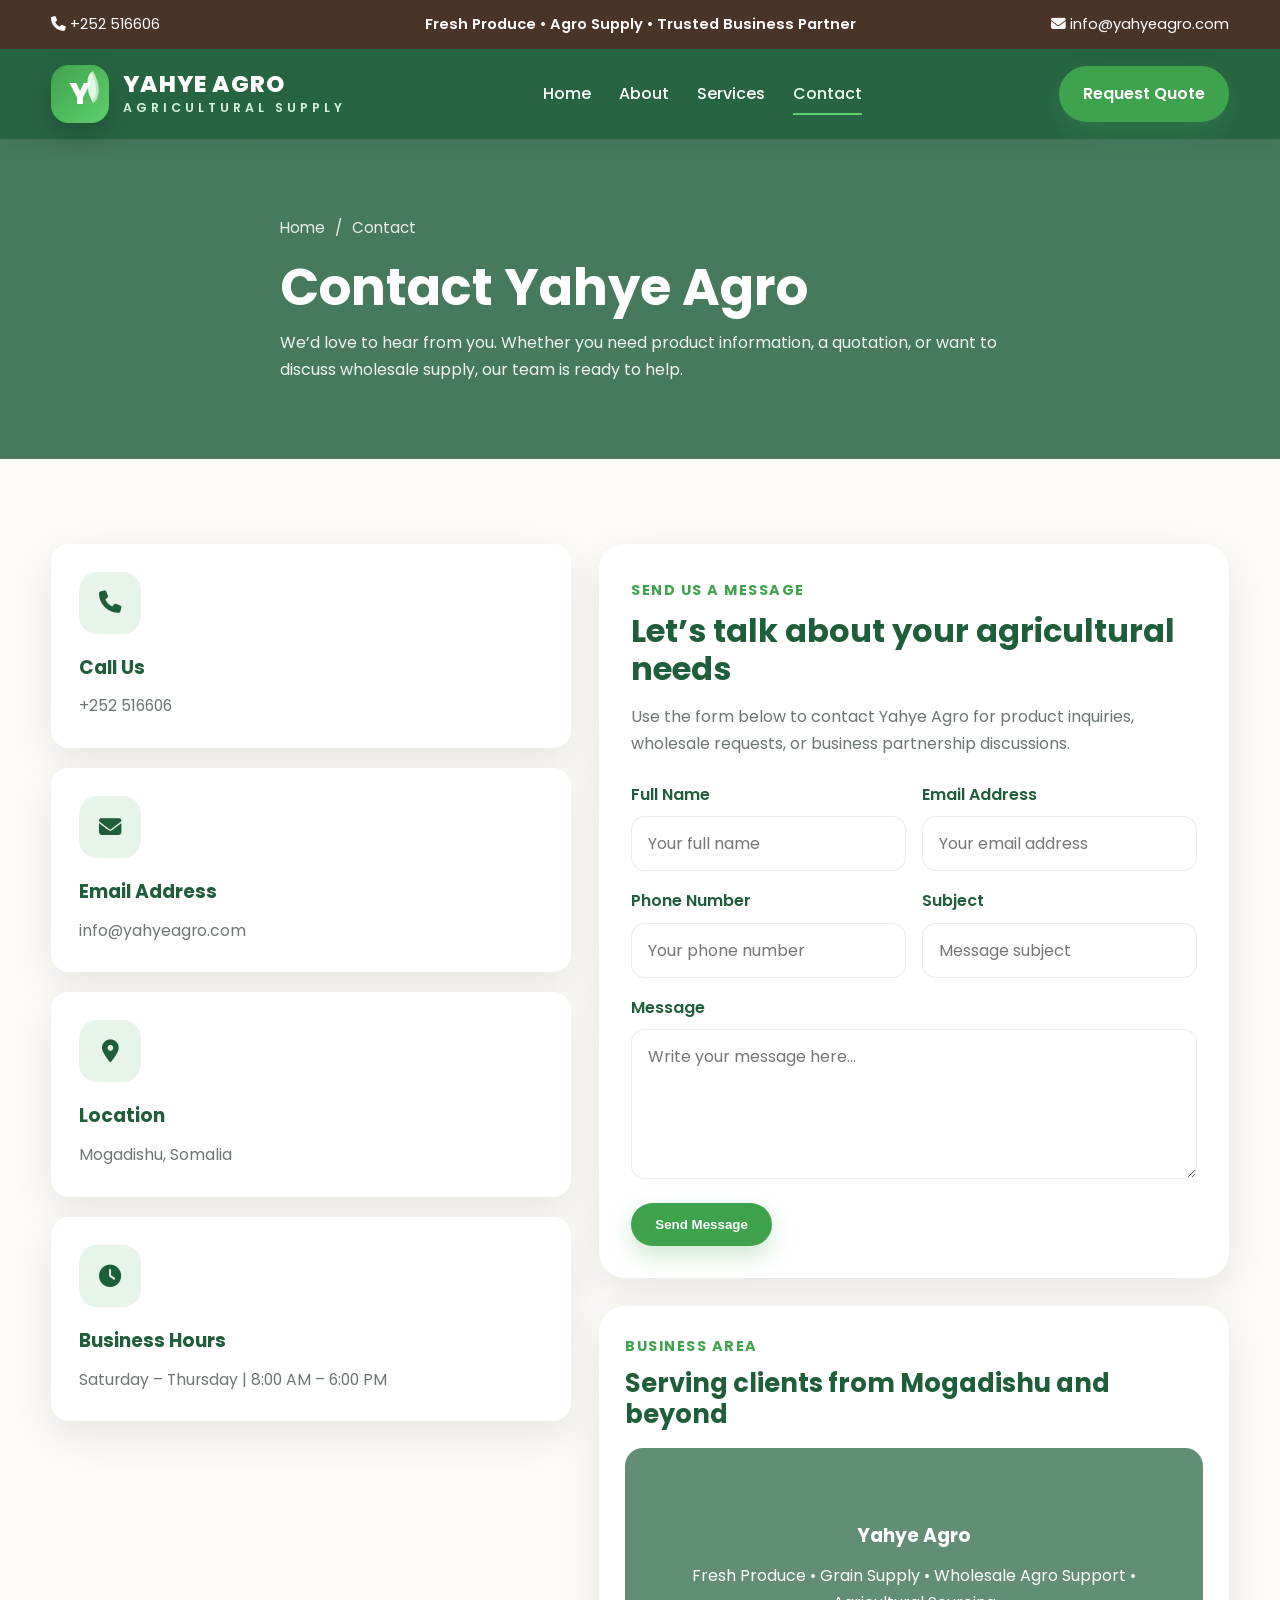
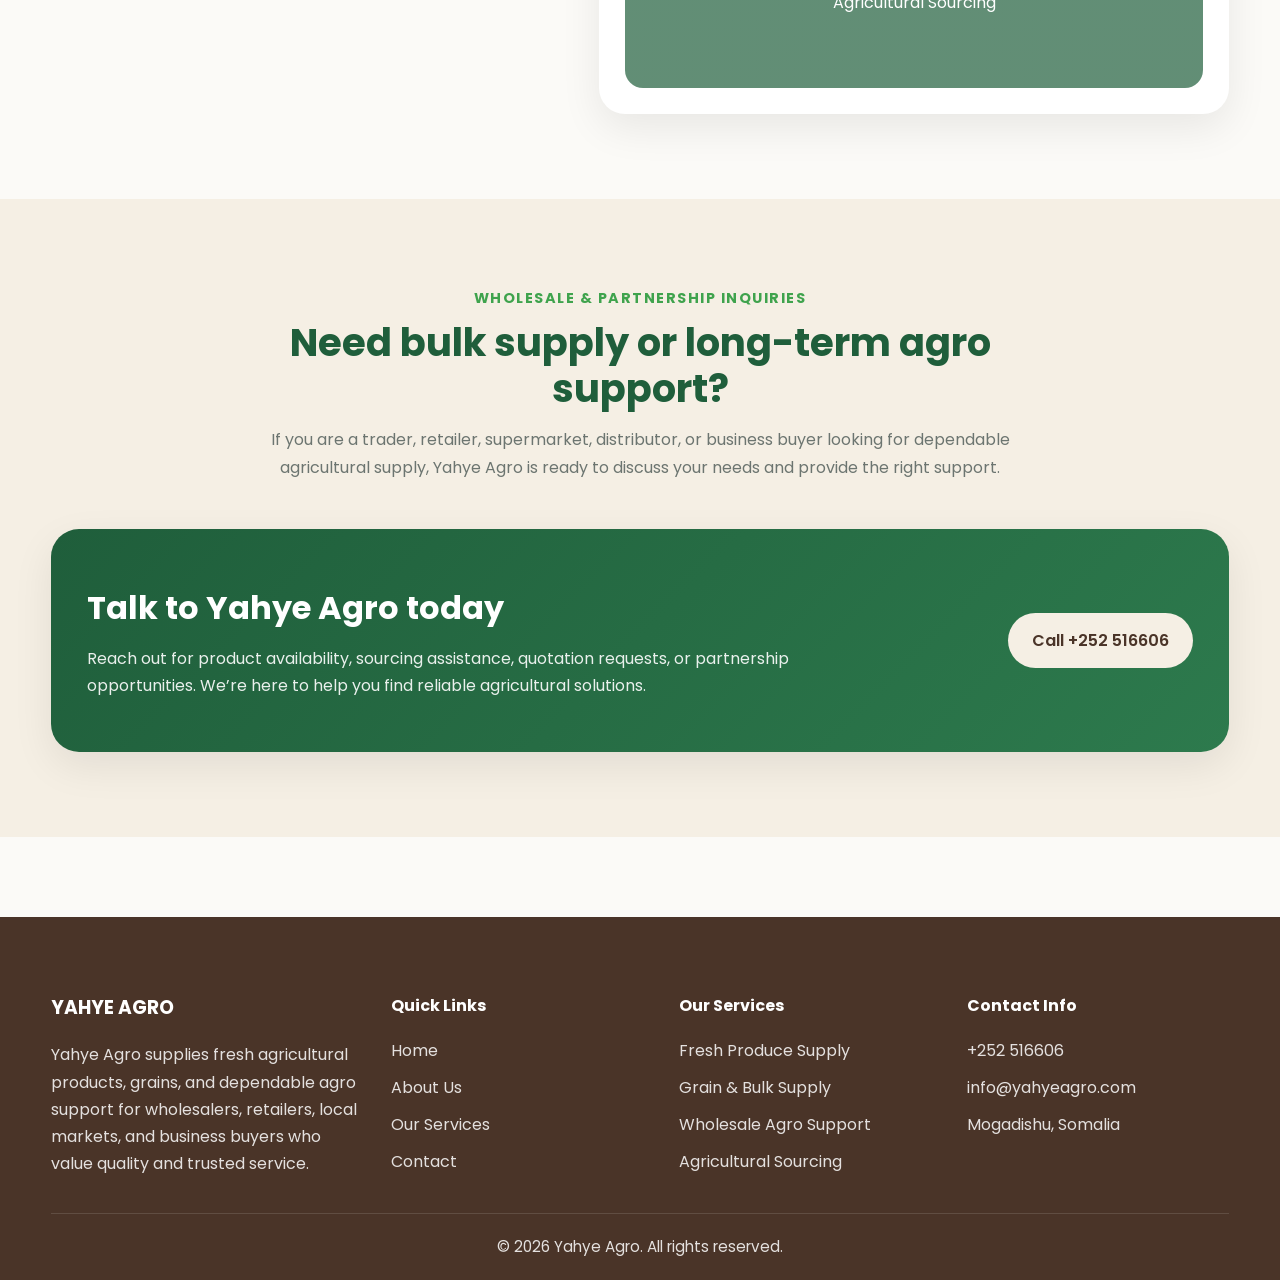
<file: contact.html>
<!DOCTYPE html>
<html lang="en">
<head>
  <meta charset="UTF-8" />
  <meta name="viewport" content="width=device-width, initial-scale=1.0" />
  <title>Yahye Agro | Contact</title>

  <link rel="preconnect" href="https://fonts.googleapis.com">
  <link rel="preconnect" href="https://fonts.gstatic.com" crossorigin>
  <link href="https://fonts.googleapis.com/css2?family=Poppins:wght@300;400;500;600;700;800&display=swap" rel="stylesheet">
  <link rel="stylesheet" href="https://cdnjs.cloudflare.com/ajax/libs/font-awesome/6.5.2/css/all.min.css"/>
  <link rel="stylesheet" href="style.css" />
</head>
<body>

  <div class="topbar">
    <div class="container topbar-content">
      <div class="topbar-left"><span><i class="fa-solid fa-phone"></i> +252 516606</span></div>
      <div class="topbar-center"><span>Fresh Produce • Agro Supply • Trusted Business Partner</span></div>
      <div class="topbar-right"><span><i class="fa-solid fa-envelope"></i> info@yahyeagro.com</span></div>
    </div>
  </div>

  <header class="header">
    <div class="container navbar">
      <a href="index.html" class="logo">
        <div class="logo-mark"></div>
        <div class="logo-text">
          <span class="logo-main">YAHYE AGRO</span>
          <span class="logo-sub">AGRICULTURAL SUPPLY</span>
        </div>
      </a>

      <nav class="nav-menu" id="navMenu">
        <a href="index.html">Home</a>
        <a href="about.html">About</a>
        <a href="services.html">Services</a>
        <a href="contact.html" class="active">Contact</a>
      </nav>

      <div class="nav-actions">
        <a href="contact.html" class="btn btn-primary">Request Quote</a>
        <button class="menu-toggle" id="menuToggle"><i class="fa-solid fa-bars"></i></button>
      </div>
    </div>
  </header>

  <section class="page-hero small">
    <div class="container page-hero-content">
      <div class="breadcrumb">
        <span>Home</span><span>/</span><span>Contact</span>
      </div>
      <h1>Contact Yahye Agro</h1>
      <p>
        We’d love to hear from you. Whether you need product information, a quotation, or want to discuss wholesale supply, our team is ready to help.
      </p>
    </div>
  </section>

  <section class="section">
    <div class="container">
      <div class="contact-grid">
        <!-- Left Contact Cards -->
        <div>
          <div class="contact-card">
            <div class="icon-box"><i class="fa-solid fa-phone"></i></div>
            <h3>Call Us</h3>
            <p>+252 516606</p>
          </div>

          <div class="contact-card">
            <div class="icon-box"><i class="fa-solid fa-envelope"></i></div>
            <h3>Email Address</h3>
            <p>info@yahyeagro.com</p>
          </div>

          <div class="contact-card">
            <div class="icon-box"><i class="fa-solid fa-location-dot"></i></div>
            <h3>Location</h3>
            <p>Mogadishu, Somalia</p>
          </div>

          <div class="contact-card">
            <div class="icon-box"><i class="fa-solid fa-clock"></i></div>
            <h3>Business Hours</h3>
            <p>Saturday – Thursday | 8:00 AM – 6:00 PM</p>
          </div>
        </div>

        <!-- Right Form -->
        <div>
          <div class="contact-form">
            <div class="section-title left">
              <span class="eyebrow">Send Us a Message</span>
              <h2 style="font-size:2rem;">Let’s talk about your agricultural needs</h2>
              <p>
                Use the form below to contact Yahye Agro for product inquiries, wholesale requests, or business partnership discussions.
              </p>
            </div>

            <form>
              <div class="form-row">
                <div class="form-group">
                  <label>Full Name</label>
                  <input type="text" class="form-control" placeholder="Your full name">
                </div>

                <div class="form-group">
                  <label>Email Address</label>
                  <input type="email" class="form-control" placeholder="Your email address">
                </div>
              </div>

              <div class="form-row">
                <div class="form-group">
                  <label>Phone Number</label>
                  <input type="text" class="form-control" placeholder="Your phone number">
                </div>

                <div class="form-group">
                  <label>Subject</label>
                  <input type="text" class="form-control" placeholder="Message subject">
                </div>
              </div>

              <div class="form-group">
                <label>Message</label>
                <textarea class="form-control" placeholder="Write your message here..."></textarea>
              </div>

              <button type="submit" class="btn btn-primary">Send Message</button>
            </form>
          </div>

          <div class="map-box">
            <div class="section-title left" style="margin-bottom:18px;">
              <span class="eyebrow">Business Area</span>
              <h2 style="font-size:1.6rem;">Serving clients from Mogadishu and beyond</h2>
            </div>

            <div class="map-placeholder">
              <div>
                <h3 style="margin-bottom:10px;">Yahye Agro</h3>
                <p>Fresh Produce • Grain Supply • Wholesale Agro Support • Agricultural Sourcing</p>
              </div>
            </div>
          </div>
        </div>
      </div>
    </div>
  </section>

  <section class="section bg-accent">
    <div class="container">
      <div class="section-title">
        <span class="eyebrow">Wholesale & Partnership Inquiries</span>
        <h2>Need bulk supply or long-term agro support?</h2>
        <p>
          If you are a trader, retailer, supermarket, distributor, or business buyer looking for dependable agricultural supply, Yahye Agro is ready to discuss your needs and provide the right support.
        </p>
      </div>

      <div class="cta-section">
        <div>
          <h3>Talk to Yahye Agro today</h3>
          <p>
            Reach out for product availability, sourcing assistance, quotation requests, or partnership opportunities. We’re here to help you find reliable agricultural solutions.
          </p>
        </div>
        <a href="tel:+252516606" class="btn btn-light">Call +252 516606</a>
      </div>
    </div>
  </section>

  <footer class="footer">
    <div class="container">
      <div class="footer-grid">
        <div>
          <h3>YAHYE AGRO</h3>
          <p>
            Yahye Agro supplies fresh agricultural products, grains, and dependable agro support for wholesalers, retailers, local markets, and business buyers who value quality and trusted service.
          </p>
        </div>

        <div>
          <h4>Quick Links</h4>
          <ul class="footer-links">
            <li><a href="index.html">Home</a></li>
            <li><a href="about.html">About Us</a></li>
            <li><a href="services.html">Our Services</a></li>
            <li><a href="contact.html">Contact</a></li>
          </ul>
        </div>

        <div>
          <h4>Our Services</h4>
          <ul class="footer-links">
            <li>Fresh Produce Supply</li>
            <li>Grain & Bulk Supply</li>
            <li>Wholesale Agro Support</li>
            <li>Agricultural Sourcing</li>
          </ul>
        </div>

        <div>
          <h4>Contact Info</h4>
          <ul class="footer-links">
            <li>+252 516606</li>
            <li>info@yahyeagro.com</li>
            <li>Mogadishu, Somalia</li>
          </ul>
        </div>
      </div>

      <div class="footer-bottom">
        <p>© 2026 Yahye Agro. All rights reserved.</p>
      </div>
    </div>
  </footer>

  <script>
    const menuToggle = document.getElementById("menuToggle");
    const navMenu = document.getElementById("navMenu");
    menuToggle.addEventListener("click", () => {
      navMenu.classList.toggle("active");
    });
  </script>

</body>
</html>
</file>
<file: style.css>
/* ==========================================
   YAHYE AGRO - VERSION 2 PROFESSIONAL STYLE
========================================== */
*{
  margin:0;
  padding:0;
  box-sizing:border-box;
}

:root{
  --primary:#1F5E3B;
  --primary-2:#18492E;
  --secondary:#3FA34D;
  --secondary-2:#5fcf6d;
  --accent:#F5EFE4;
  --brown:#4A3428;
  --white:#ffffff;
  --text:#222222;
  --muted:#6c7570;
  --light:#fbfaf7;
  --border:rgba(0,0,0,0.08);
  --shadow:0 14px 40px rgba(0,0,0,0.08);
  --shadow-soft:0 10px 30px rgba(31,94,59,0.08);
  --radius:18px;
  --radius-lg:26px;
  --transition:0.3s ease;
}

html{
  scroll-behavior:smooth;
}

body{
  font-family:'Poppins', sans-serif;
  background:var(--light);
  color:var(--text);
  line-height:1.7;
}

img{
  width:100%;
  display:block;
}

a{
  text-decoration:none;
  color:inherit;
}

ul{
  list-style:none;
}

.container{
  width:min(1180px, 92%);
  margin:auto;
}

/* ===== Topbar ===== */
.topbar{
  background:var(--brown);
  color:var(--white);
  padding:12px 0;
  font-size:.92rem;
}

.topbar-content{
  display:grid;
  grid-template-columns:1fr auto 1fr;
  align-items:center;
  gap:10px;
}

.topbar-left,
.topbar-center,
.topbar-right{
  display:flex;
  align-items:center;
  gap:10px;
}

.topbar-left{justify-content:flex-start;}
.topbar-center{justify-content:center; font-weight:600; text-align:center;}
.topbar-right{justify-content:flex-end;}

/* ===== Header / Navbar ===== */
.header{
  position:sticky;
  top:0;
  z-index:999;
  background:rgba(31,94,59,0.96);
  backdrop-filter:blur(8px);
  box-shadow:0 6px 20px rgba(0,0,0,0.08);
}

.navbar{
  min-height:90px;
  display:flex;
  align-items:center;
  justify-content:space-between;
  gap:20px;
  position:relative;
}

.logo{
  display:flex;
  align-items:center;
  gap:14px;
  color:var(--white);
  flex-shrink:0;
}

/* Logo mark: Y + leaf */
.logo-mark{
  width:58px;
  height:58px;
  border-radius:18px;
  background:linear-gradient(135deg, var(--secondary), var(--secondary-2));
  position:relative;
  display:flex;
  align-items:center;
  justify-content:center;
  box-shadow:0 12px 30px rgba(0,0,0,0.18);
  overflow:hidden;
}

.logo-mark::before{
  content:"Y";
  font-size:1.9rem;
  font-weight:800;
  color:var(--white);
  position:relative;
  z-index:2;
}

.logo-mark::after{
  content:"";
  position:absolute;
  width:16px;
  height:28px;
  background:#dff8e1;
  border-radius:100% 0 100% 0;
  transform:rotate(-30deg);
  top:8px;
  right:8px;
  box-shadow:inset -2px -2px 0 rgba(31,94,59,0.15);
}

.logo-text{
  display:flex;
  flex-direction:column;
  line-height:1;
}

.logo-main{
  font-size:1.45rem;
  font-weight:800;
  letter-spacing:1px;
}

.logo-sub{
  font-size:.78rem;
  margin-top:6px;
  letter-spacing:4px;
  color:#d8f6da;
  font-weight:600;
}

.nav-menu{
  display:flex;
  align-items:center;
  gap:28px;
}

.nav-menu a{
  color:var(--white);
  font-weight:500;
  position:relative;
  transition:var(--transition);
}

.nav-menu a::after{
  content:"";
  position:absolute;
  left:0;
  bottom:-7px;
  width:0;
  height:2px;
  background:var(--secondary-2);
  transition:var(--transition);
}

.nav-menu a:hover::after,
.nav-menu a.active::after{
  width:100%;
}

.nav-menu a:hover,
.nav-menu a.active{
  color:#ebffee;
}

.nav-actions{
  display:flex;
  align-items:center;
  gap:12px;
}

.btn{
  display:inline-flex;
  align-items:center;
  justify-content:center;
  gap:10px;
  padding:14px 24px;
  border:none;
  border-radius:999px;
  cursor:pointer;
  font-weight:600;
  transition:var(--transition);
}

.btn-primary{
  background:var(--secondary);
  color:var(--white);
  box-shadow:0 10px 24px rgba(63,163,77,.25);
}

.btn-primary:hover{
  background:#338c3d;
  transform:translateY(-2px);
}

.btn-light{
  background:var(--accent);
  color:var(--brown);
}

.btn-light:hover{
  background:#eadcc6;
  transform:translateY(-2px);
}

.btn-outline{
  background:transparent;
  color:var(--white);
  border:1px solid rgba(255,255,255,0.25);
}

.btn-outline:hover{
  background:rgba(255,255,255,0.08);
}

.menu-toggle{
  display:none;
  background:transparent;
  color:var(--white);
  border:none;
  font-size:1.4rem;
  cursor:pointer;
}

/* ===== Hero ===== */
.home-hero{
  position:relative;
  min-height:92vh;
  display:flex;
  align-items:center;
  background:
    linear-gradient(90deg, rgba(20,44,29,0.78) 0%, rgba(20,44,29,0.60) 45%, rgba(20,44,29,0.40) 100%),
    url('https://images.unsplash.com/photo-1501004318641-b39e6451bec6?q=80&w=1600&auto=format&fit=crop') center/cover no-repeat;
  color:var(--white);
  overflow:hidden;
}

.home-hero::before{
  content:"";
  position:absolute;
  inset:auto -120px -120px auto;
  width:360px;
  height:360px;
  background:radial-gradient(circle, rgba(95,207,109,.18), transparent 65%);
  border-radius:50%;
}

.home-hero-content{
  max-width:760px;
  position:relative;
  z-index:2;
}

.hero-badge{
  display:inline-flex;
  align-items:center;
  gap:10px;
  background:rgba(255,255,255,0.12);
  border:1px solid rgba(255,255,255,0.18);
  color:#f4fff5;
  padding:10px 16px;
  border-radius:999px;
  margin-bottom:20px;
  font-size:.92rem;
  backdrop-filter:blur(6px);
}

.home-hero h1{
  font-size:clamp(2.4rem, 5vw, 5rem);
  line-height:1.06;
  margin-bottom:18px;
  font-weight:800;
}

.home-hero p{
  font-size:1.05rem;
  max-width:680px;
  color:rgba(255,255,255,.92);
  margin-bottom:28px;
}

.hero-btns{
  display:flex;
  gap:14px;
  flex-wrap:wrap;
}

.hero-stats{
  display:grid;
  grid-template-columns:repeat(3, 1fr);
  gap:18px;
  margin-top:42px;
  max-width:760px;
}

.hero-stat{
  background:rgba(255,255,255,0.10);
  border:1px solid rgba(255,255,255,0.12);
  border-radius:18px;
  padding:20px;
  backdrop-filter:blur(8px);
}

.hero-stat h3{
  font-size:1.7rem;
  margin-bottom:6px;
}

.hero-stat p{
  margin:0;
  font-size:.95rem;
  color:rgba(255,255,255,.86);
}

/* ===== Page Hero ===== */
.page-hero{
  padding:85px 0;
  background:
    linear-gradient(rgba(31,94,59,.82), rgba(31,94,59,.82)),
    url('https://images.unsplash.com/photo-1500937386664-56d1dfef3854?q=80&w=1600&auto=format&fit=crop') center/cover no-repeat;
  color:var(--white);
}

.page-hero.small{ padding:75px 0; }

.page-hero-content{
  max-width:720px;
}

.breadcrumb{
  display:inline-flex;
  gap:10px;
  margin-bottom:18px;
  color:rgba(255,255,255,.88);
  font-size:.95rem;
}

.page-hero h1{
  font-size:clamp(2.2rem, 4vw, 4rem);
  line-height:1.1;
  margin-bottom:14px;
}

.page-hero p{
  color:rgba(255,255,255,.92);
}

/* ===== Section ===== */
.section{
  padding:85px 0;
}

.bg-accent{
  background:var(--accent);
}

.section-title{
  max-width:760px;
  margin:0 auto 48px;
  text-align:center;
}

.section-title.left{
  text-align:left;
  margin:0 0 24px 0;
}

.eyebrow{
  display:inline-block;
  text-transform:uppercase;
  letter-spacing:1.5px;
  color:var(--secondary);
  font-weight:700;
  margin-bottom:10px;
  font-size:.9rem;
}

.section-title h2{
  font-size:clamp(1.9rem, 3vw, 3rem);
  line-height:1.2;
  color:var(--primary);
  margin-bottom:14px;
}

.section-title p{
  color:var(--muted);
}

/* ===== Layout Grids ===== */
.grid-2{
  display:grid;
  grid-template-columns:1.08fr 1fr;
  gap:36px;
  align-items:center;
}

.grid-3{
  display:grid;
  grid-template-columns:repeat(3, 1fr);
  gap:24px;
}

.grid-4{
  display:grid;
  grid-template-columns:repeat(4, 1fr);
  gap:22px;
}

/* ===== Cards ===== */
.card{
  background:var(--white);
  border-radius:var(--radius);
  padding:28px;
  box-shadow:var(--shadow);
  transition:var(--transition);
  border:1px solid rgba(0,0,0,0.02);
}

.card:hover{
  transform:translateY(-6px);
  box-shadow:0 18px 45px rgba(0,0,0,0.10);
}

.icon-box{
  width:62px;
  height:62px;
  border-radius:18px;
  display:grid;
  place-items:center;
  background:rgba(63,163,77,.12);
  color:var(--primary);
  font-size:1.4rem;
  margin-bottom:18px;
}

.category-card h3,
.value-card h3,
.service-card h3,
.contact-card h3{
  color:var(--primary);
  margin-bottom:10px;
}

.category-card p,
.value-card p,
.service-card p,
.contact-card p{
  color:var(--muted);
  font-size:.98rem;
}

.image-card{
  position:relative;
  overflow:hidden;
  border-radius:var(--radius-lg);
  box-shadow:var(--shadow);
}

.image-card img{
  height:100%;
  min-height:360px;
  object-fit:cover;
  transition:transform .6s ease;
}

.image-card:hover img{
  transform:scale(1.05);
}

.image-overlay{
  position:absolute;
  left:20px;
  bottom:20px;
  background:rgba(255,255,255,0.92);
  backdrop-filter:blur(8px);
  padding:18px 20px;
  border-radius:18px;
  max-width:280px;
  box-shadow:var(--shadow-soft);
}

.image-overlay h4{
  color:var(--primary);
  margin-bottom:6px;
}

/* ===== Text Content ===== */
.content-block p{
  color:var(--muted);
  margin-bottom:16px;
}

.check-list{
  display:grid;
  gap:12px;
  margin-top:20px;
}

.check-list li{
  display:flex;
  gap:12px;
  align-items:flex-start;
}

.check-list i{
  color:var(--secondary);
  margin-top:4px;
}

/* ===== Stats ===== */
.stats{
  display:grid;
  grid-template-columns:repeat(4, 1fr);
  gap:22px;
  margin-top:34px;
}

.stat-card{
  background:var(--white);
  border-radius:var(--radius);
  padding:28px 20px;
  text-align:center;
  box-shadow:var(--shadow);
}

.stat-card h3{
  color:var(--primary);
  font-size:2rem;
  margin-bottom:8px;
}

.stat-card p{
  color:var(--muted);
}

/* ===== CTA ===== */
.cta-section{
  background:linear-gradient(135deg, var(--primary), #2d7a4d);
  color:var(--white);
  padding:52px 36px;
  border-radius:28px;
  display:flex;
  justify-content:space-between;
  align-items:center;
  gap:24px;
  box-shadow:var(--shadow);
}

.cta-section h3{
  font-size:clamp(1.6rem, 2.5vw, 2.4rem);
  margin-bottom:10px;
}

.cta-section p{
  color:rgba(255,255,255,.9);
  max-width:720px;
}

/* ===== Timeline / About extras ===== */
.mini-grid{
  display:grid;
  grid-template-columns:repeat(2, 1fr);
  gap:18px;
  margin-top:24px;
}

.mini-card{
  background:var(--white);
  padding:20px;
  border-radius:16px;
  box-shadow:var(--shadow-soft);
}

.mini-card h4{
  color:var(--primary);
  margin-bottom:8px;
}

/* ===== Services Process ===== */
.process{
  display:grid;
  grid-template-columns:repeat(4, 1fr);
  gap:22px;
}

.process-step{
  background:var(--white);
  border-radius:var(--radius);
  padding:28px;
  box-shadow:var(--shadow);
  text-align:center;
}

.step-number{
  width:54px;
  height:54px;
  border-radius:50%;
  background:var(--secondary);
  color:var(--white);
  display:grid;
  place-items:center;
  margin:0 auto 16px;
  font-weight:700;
  font-size:1.05rem;
}

/* ===== Services feature strip ===== */
.feature-strip{
  display:grid;
  grid-template-columns:repeat(3, 1fr);
  gap:22px;
}

.feature-box{
  background:var(--white);
  padding:26px;
  border-radius:18px;
  box-shadow:var(--shadow-soft);
}

/* ===== Contact ===== */
.contact-grid{
  display:grid;
  grid-template-columns:0.95fr 1.15fr;
  gap:28px;
}

.contact-card{
  background:var(--white);
  border-radius:var(--radius);
  padding:28px;
  box-shadow:var(--shadow);
}

.contact-card + .contact-card{
  margin-top:20px;
}

.contact-form{
  background:var(--white);
  border-radius:var(--radius-lg);
  padding:32px;
  box-shadow:var(--shadow);
}

.form-row{
  display:grid;
  grid-template-columns:1fr 1fr;
  gap:16px;
}

.form-group{
  margin-bottom:16px;
}

.form-group label{
  display:block;
  margin-bottom:8px;
  color:var(--primary);
  font-weight:600;
}

.form-control{
  width:100%;
  padding:14px 16px;
  border:1px solid var(--border);
  border-radius:14px;
  outline:none;
  font-family:inherit;
  font-size:1rem;
  transition:var(--transition);
  background:#fff;
}

.form-control:focus{
  border-color:var(--secondary);
  box-shadow:0 0 0 3px rgba(63,163,77,.12);
}

textarea.form-control{
  resize:vertical;
  min-height:150px;
}

.map-box{
  background:var(--white);
  border-radius:var(--radius-lg);
  padding:26px;
  box-shadow:var(--shadow);
  margin-top:28px;
}

.map-placeholder{
  min-height:240px;
  border-radius:18px;
  background:
    linear-gradient(rgba(31,94,59,.70), rgba(31,94,59,.70)),
    url('https://images.unsplash.com/photo-1523741543316-beb7fc7023d8?q=80&w=1200&auto=format&fit=crop') center/cover no-repeat;
  display:flex;
  align-items:center;
  justify-content:center;
  text-align:center;
  color:var(--white);
  padding:20px;
}

/* ===== Footer ===== */
.footer{
  background:var(--brown);
  color:var(--white);
  padding:75px 0 20px;
  margin-top:80px;
}

.footer-grid{
  display:grid;
  grid-template-columns:1.2fr 1fr 1fr 1fr;
  gap:26px;
  margin-bottom:36px;
}

.footer h3,
.footer h4{
  margin-bottom:18px;
}

.footer p,
.footer li,
.footer a{
  color:rgba(255,255,255,.85);
}

.footer-links{
  display:grid;
  gap:10px;
}

.footer-links a:hover{
  color:#ffffff;
}

.footer-bottom{
  border-top:1px solid rgba(255,255,255,.12);
  padding-top:20px;
  text-align:center;
  color:rgba(255,255,255,.8);
  font-size:.95rem;
}

/* ===== Helpers ===== */
.text-center{text-align:center;}
.mb-0{margin-bottom:0;}

/* ===== Responsive ===== */
@media (max-width:1100px){
  .grid-4{grid-template-columns:repeat(2, 1fr);}
  .process{grid-template-columns:repeat(2, 1fr);}
  .feature-strip{grid-template-columns:1fr;}
  .footer-grid{grid-template-columns:repeat(2, 1fr);}
}

@media (max-width:920px){
  .topbar-content{
    grid-template-columns:1fr;
    text-align:center;
  }

  .topbar-left,
  .topbar-center,
  .topbar-right{
    justify-content:center;
  }

  .menu-toggle{display:block;}

  .nav-menu{
    position:absolute;
    top:100%;
    left:0;
    right:0;
    background:var(--primary);
    display:none;
    flex-direction:column;
    align-items:flex-start;
    gap:0;
    padding:14px 4%;
    border-top:1px solid rgba(255,255,255,.12);
  }

  .nav-menu.active{
    display:flex;
  }

  .nav-menu a{
    width:100%;
    padding:14px 0;
    border-bottom:1px solid rgba(255,255,255,.08);
  }

  .nav-actions .btn{
    display:none;
  }

  .grid-2,
  .grid-3,
  .contact-grid{
    grid-template-columns:1fr;
  }

  .stats{
    grid-template-columns:repeat(2, 1fr);
  }

  .hero-stats{
    grid-template-columns:1fr;
  }

  .cta-section{
    flex-direction:column;
    align-items:flex-start;
  }
}

@media (max-width:650px){
  .section{
    padding:65px 0;
  }

  .home-hero{
    min-height:82vh;
  }

  .grid-4,
  .stats,
  .process,
  .footer-grid,
  .form-row,
  .mini-grid{
    grid-template-columns:1fr;
  }

  .page-hero{
    padding:65px 0;
  }

  .logo-main{
    font-size:1.2rem;
  }

  .logo-sub{
    font-size:.72rem;
    letter-spacing:3px;
  }

  .cta-section{
    padding:34px 24px;
  }

  .contact-form{
    padding:24px;
  }
}
</file>
